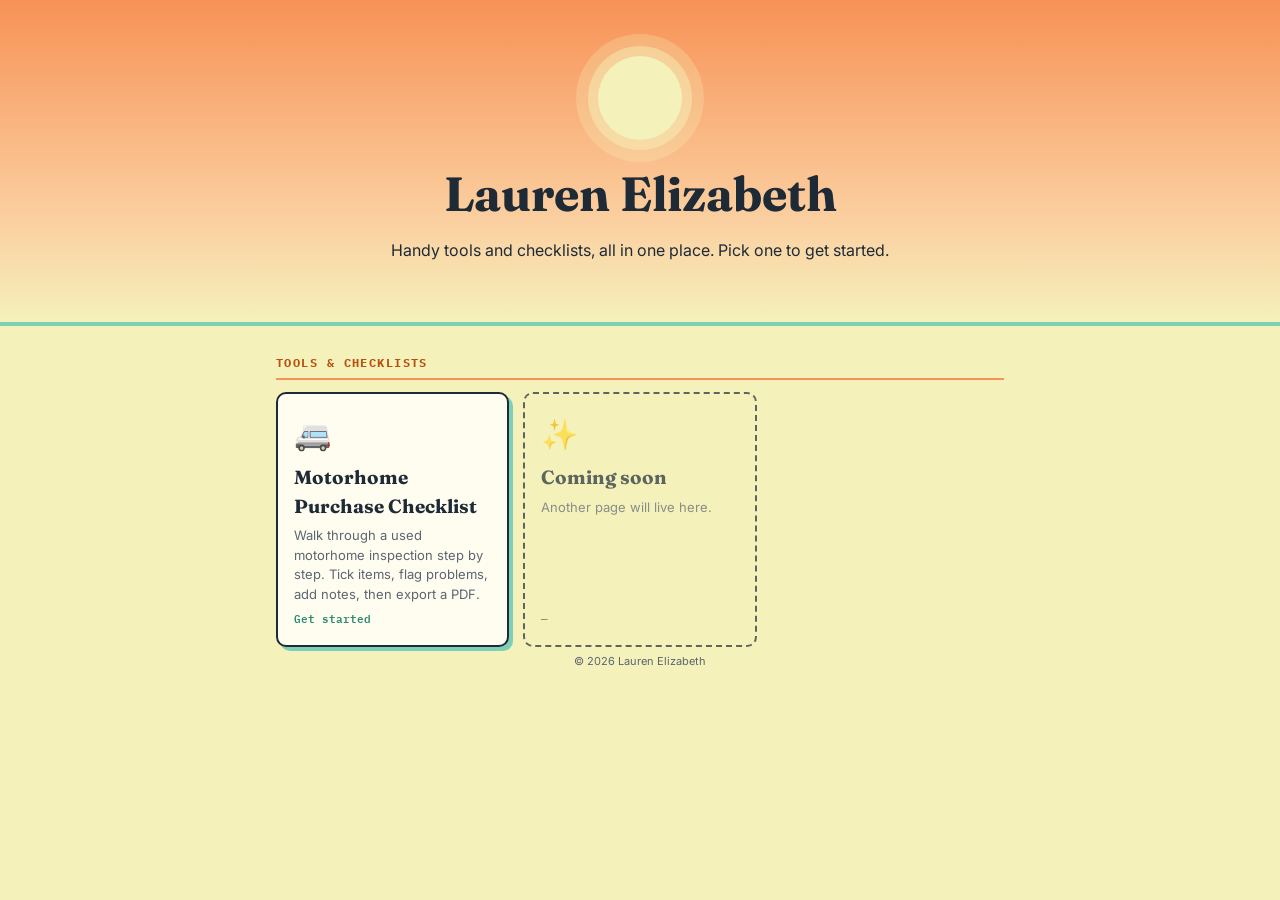
<file: index.html>
<!DOCTYPE html>
<html lang="en">

<head>
  <meta charset="UTF-8">
  <meta name="viewport" content="width=device-width, initial-scale=1.0">
  <title>Lauren Elizabeth — Home</title>
  <link rel="icon" type="image/png" href="favicon-sun.png">
  <link rel="apple-touch-icon" href="apple-touch-icon.png">
  <link rel="preconnect" href="https://fonts.googleapis.com">
  <link
    href="https://fonts.googleapis.com/css2?family=Fraunces:opsz,wght@9..144,600;9..144,700&family=Inter:wght@400;500;600;700&family=IBM+Plex+Mono:wght@500;600&display=swap"
    rel="stylesheet">
  <link rel="stylesheet" href="styles.css">
</head>

<body>

  <header class="hero">
    <div class="sun" aria-hidden="true"></div>
    <h1>Lauren Elizabeth</h1>
    <p>Handy tools and checklists, all in one place. Pick one to get started.</p>
  </header>

  <main class="hub">
    <h2>Tools &amp; Checklists</h2>
    <div class="tile-grid">

      <a class="tile" href="motorhome-howto.html">
        <span class="emoji" aria-hidden="true">🚐</span>
        <span class="t-title">Motorhome Purchase Checklist</span>
        <span class="t-desc">Walk through a used motorhome inspection step by step. Tick items, flag problems, add
          notes, then export a PDF.</span>
        <span class="t-go">Get started</span>
      </a>

      <!-- To add a new page later: copy the block above, change the href, emoji, title and description. -->

      <div class="tile soon" aria-disabled="true">
        <span class="emoji" aria-hidden="true">✨</span>
        <span class="t-title">Coming soon</span>
        <span class="t-desc">Another page will live here.</span>
        <span class="t-go">—</span>
      </div>

    </div>
  </main>

  <footer>© <span id="yr"></span> Lauren Elizabeth</footer>
  <script>document.getElementById("yr").textContent = new Date().getFullYear();</script>
</body>

</html>
</file>
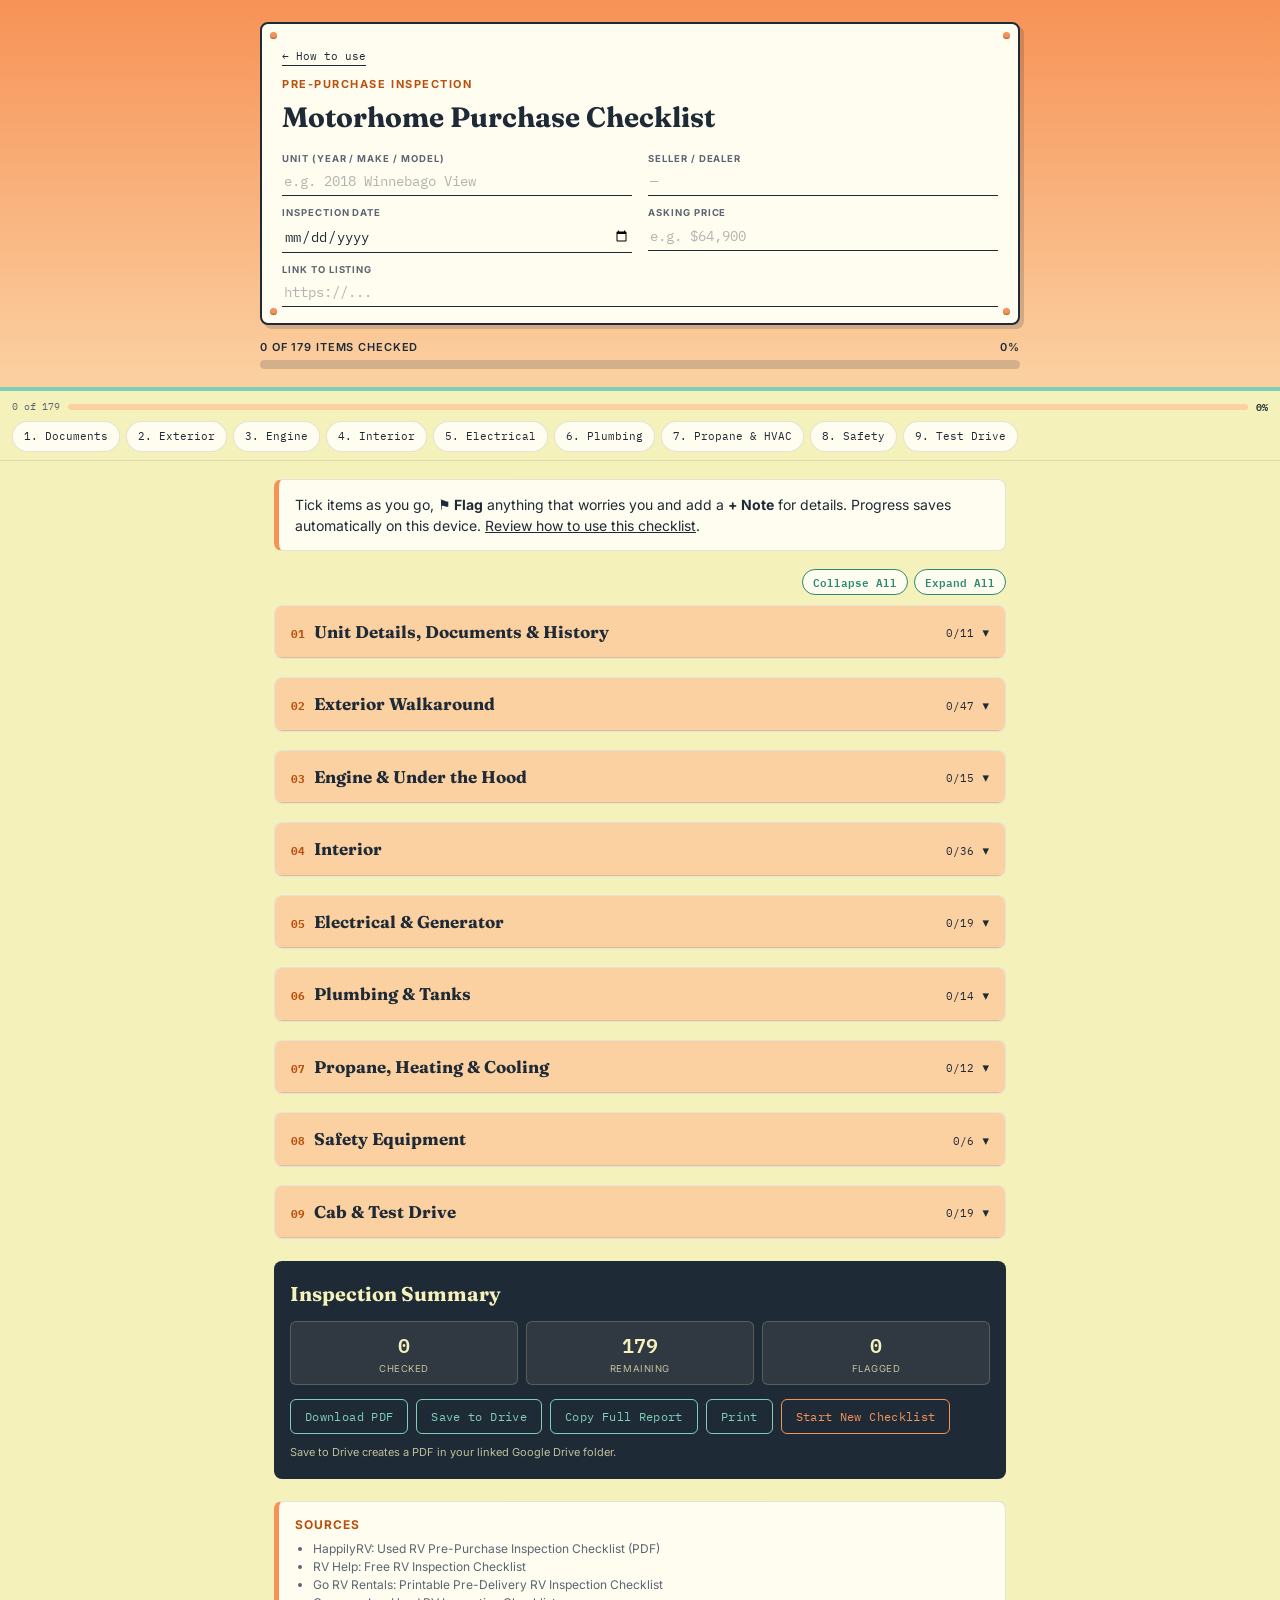
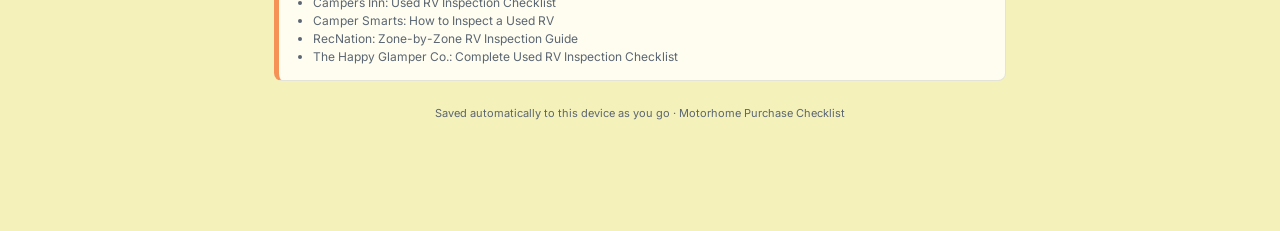
<file: motorhome-checklist.html>
<!DOCTYPE html>
<html lang="en">

<head>
  <meta charset="UTF-8">
  <meta name="viewport" content="width=device-width, initial-scale=1.0">
  <title>Motorhome Purchase Checklist</title>
  <link rel="icon" type="image/svg+xml" href="favicon-motorhome.svg">
  <link rel="preconnect" href="https://fonts.googleapis.com">
  <link
    href="https://fonts.googleapis.com/css2?family=Fraunces:opsz,wght@9..144,600;9..144,700&family=Inter:wght@400;500;600;700&family=IBM+Plex+Mono:wght@500;600&display=swap"
    rel="stylesheet">
  <link rel="stylesheet" href="styles.css">
</head>

<body>

  <div class="plate-wrap">
    <div class="plate">
      <span class="rivet tl"></span><span class="rivet tr"></span>
      <span class="rivet bl"></span><span class="rivet br"></span>
      <a class="back-link" href="motorhome-howto.html">← How to use</a>
      <p class="plate-eyebrow">Pre-Purchase Inspection</p>
      <h1 class="plate-title">Motorhome Purchase Checklist</h1>
      <div class="plate-fields">
        <div class="pf"><label for="f-unit">Unit (Year / Make / Model)</label><input id="f-unit"
            placeholder="e.g. 2018 Winnebago View"></div>
        <div class="pf"><label for="f-seller">Seller / Dealer</label><input id="f-seller" placeholder="—"></div>
        <div class="pf"><label for="f-date">Inspection Date</label><input id="f-date" type="date"></div>
        <div class="pf"><label for="f-price">Asking Price</label><input id="f-price" placeholder="e.g. $64,900" inputmode="decimal"></div>
        <div class="pf wide"><label for="f-link">Link to Listing</label><input id="f-link" type="url" inputmode="url" placeholder="https://..."></div>
      </div>
    </div>
    <div class="gauge-row">
      <div class="gauge-label"><span id="gauge-text">0 of 0 items checked</span><span id="gauge-pct">0%</span></div>
      <div class="gauge-track">
        <div class="gauge-fill" id="gauge-fill" style="width:0%"></div>
      </div>
    </div>
  </div>

  <div class="nav-wrap">
    <div class="mini-gauge-row">
      <span class="mini-gauge-text" id="mini-gauge-text">0 of 0</span>
      <div class="mini-gauge-track">
        <div class="mini-gauge-fill" id="mini-gauge-fill" style="width:0%"></div>
      </div>
      <span class="mini-gauge-pct" id="mini-gauge-pct">0%</span>
    </div>
    <div class="nav-scroll" id="nav-scroll"></div>
  </div>

  <div class="container">

    <div class="card-note">
      <p>Tick items as you go, <strong>⚑ Flag</strong> anything that worries you and add a <strong>+ Note</strong> for
        details. Progress saves automatically on this device. <a href="motorhome-howto.html">Review how to use this
          checklist</a>.</p>
    </div>

    <div class="phase-btns">
      <span class="phase-btn" id="btn-collapse">Collapse All</span>
      <span class="phase-btn" id="btn-expand">Expand All</span>
    </div>

    <div id="sections"></div>

    <div class="summary">
      <h2>Inspection Summary</h2>
      <div class="summary-grid" id="summary-grid"></div>
      <div id="flag-block"></div>
      <div class="btn-row">
        <button class="action" id="btn-pdf">Download PDF</button>
        <button class="action" id="btn-drive">Save to Drive</button>
        <button class="action" id="btn-export">Copy Full Report</button>
        <button class="action" id="btn-print">Print</button>
        <button class="action reset" id="btn-reset">Start New Checklist</button>
      </div>
      <p class="save-note">Save to Drive creates a PDF in your linked Google Drive folder.</p>
    </div>

    <div class="card-note sources">
      <h3>Sources</h3>
      <ul>
        <li>HappilyRV: Used RV Pre-Purchase Inspection Checklist (PDF)</li>
        <li>RV Help: Free RV Inspection Checklist</li>
        <li>Go RV Rentals: Printable Pre-Delivery RV Inspection Checklist</li>
        <li>Campers Inn: Used RV Inspection Checklist</li>
        <li>Camper Smarts: How to Inspect a Used RV</li>
        <li>RecNation: Zone-by-Zone RV Inspection Guide</li>
        <li>The Happy Glamper Co.: Complete Used RV Inspection Checklist</li>
      </ul>
    </div>
  </div>

  <footer>Saved automatically to this device as you go · Motorhome Purchase Checklist</footer>
  <div class="note-modal" id="note-modal" hidden>
    <div class="note-sheet" role="dialog" aria-modal="true" aria-labelledby="note-title">
      <div class="note-item-label" id="note-title"></div>
      <textarea id="note-text" placeholder="Details, measurements, photo reminder..."></textarea>
      <div class="sheet-btns">
        <button type="button" class="sheet-btn primary" id="note-done">Done</button>
        <button type="button" class="sheet-btn" id="note-clear">Clear note</button>
      </div>
    </div>
  </div>
  <div class="save-toast" id="toast" role="status">Saved</div>

  <script src="vendor/jspdf.umd.min.js"></script>
  <script src="vendor/jspdf.plugin.autotable.min.js"></script>
  <script src="config.js"></script>
  <script src="checklist.js"></script>
</body>

</html>
</file>
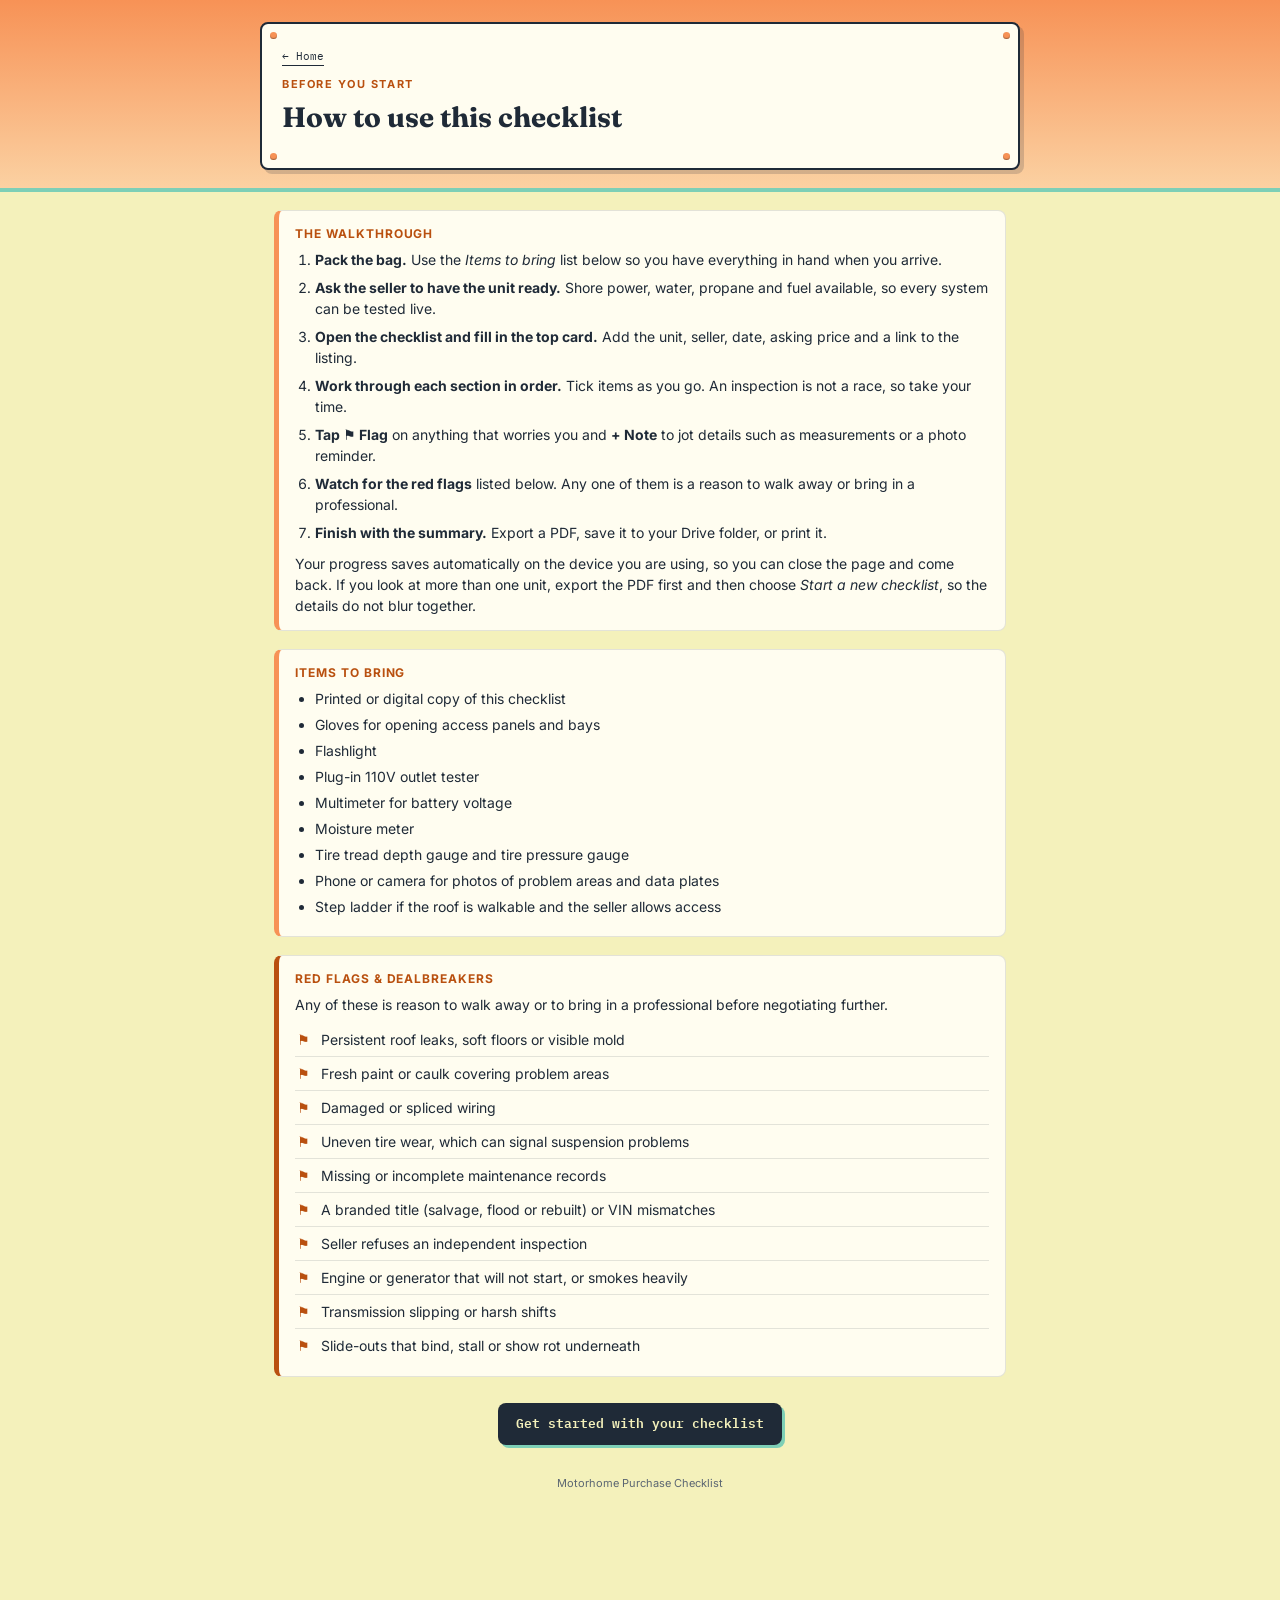
<file: motorhome-howto.html>
<!DOCTYPE html>
<html lang="en">

<head>
  <meta charset="UTF-8">
  <meta name="viewport" content="width=device-width, initial-scale=1.0">
  <title>How to Use: Motorhome Purchase Checklist</title>
  <link rel="icon" type="image/svg+xml" href="favicon-motorhome.svg">
  <link rel="preconnect" href="https://fonts.googleapis.com">
  <link
    href="https://fonts.googleapis.com/css2?family=Fraunces:opsz,wght@9..144,600;9..144,700&family=Inter:wght@400;500;600;700&family=IBM+Plex+Mono:wght@500;600&display=swap"
    rel="stylesheet">
  <link rel="stylesheet" href="styles.css">
</head>

<body>

  <div class="plate-wrap">
    <div class="plate">
      <span class="rivet tl"></span><span class="rivet tr"></span>
      <span class="rivet bl"></span><span class="rivet br"></span>
      <a class="back-link" href="index.html">← Home</a>
      <p class="plate-eyebrow">Before you start</p>
      <h1 class="plate-title">How to use this checklist</h1>
    </div>
  </div>

  <div class="container">

    <div class="card-note">
      <h3>The walkthrough</h3>
      <ol class="steps">
        <li><strong>Pack the bag.</strong> Use the <em>Items to bring</em> list below so you have everything in hand
          when you arrive.</li>
        <li><strong>Ask the seller to have the unit ready.</strong> Shore power, water, propane and fuel available, so
          every system can be tested live.</li>
        <li><strong>Open the checklist and fill in the top card.</strong> Add the unit, seller, date, asking price and a link to the
          listing.</li>
        <li><strong>Work through each section in order.</strong> Tick items as you go. An inspection is not a race, so
          take your time.</li>
        <li><strong>Tap ⚑ Flag</strong> on anything that worries you and <strong>+ Note</strong> to jot details such as
          measurements or a photo reminder.</li>
        <li><strong>Watch for the red flags</strong> listed below. Any one of them is a reason to walk away or bring in a
          professional.</li>
        <li><strong>Finish with the summary.</strong> Export a PDF, save it to your Drive folder, or print it.</li>
      </ol>
      <p>Your progress saves automatically on the device you are using, so you can close the page and come back. If you
        look at more than one unit, export the PDF first and then choose <em>Start a new checklist</em>, so the details
        do not blur together.</p>
    </div>

    <div class="card-note">
      <h3>Items to bring</h3>
      <ul class="bring-list">
        <li>Printed or digital copy of this checklist</li>
        <li>Gloves for opening access panels and bays</li>
        <li>Flashlight</li>
        <li>Plug-in 110V outlet tester</li>
        <li>Multimeter for battery voltage</li>
        <li>Moisture meter</li>
        <li>Tire tread depth gauge and tire pressure gauge</li>
        <li>Phone or camera for photos of problem areas and data plates</li>
        <li>Step ladder if the roof is walkable and the seller allows access</li>
      </ul>
    </div>

    <div class="card-note redflags-card">
      <h3>Red flags &amp; dealbreakers</h3>
      <p>Any of these is reason to walk away or to bring in a professional before negotiating further.</p>
      <ul class="redflag-list">
        <li>Persistent roof leaks, soft floors or visible mold</li>
        <li>Fresh paint or caulk covering problem areas</li>
        <li>Damaged or spliced wiring</li>
        <li>Uneven tire wear, which can signal suspension problems</li>
        <li>Missing or incomplete maintenance records</li>
        <li>A branded title (salvage, flood or rebuilt) or VIN mismatches</li>
        <li>Seller refuses an independent inspection</li>
        <li>Engine or generator that will not start, or smokes heavily</li>
        <li>Transmission slipping or harsh shifts</li>
        <li>Slide-outs that bind, stall or show rot underneath</li>
      </ul>
    </div>

    <div class="start-wrap">
      <a class="start-btn" id="btn-start" href="motorhome-checklist.html">Get started with your checklist</a>
      <div id="resume" hidden>
        <p class="resume-note" id="resume-note"></p>
        <div class="start-choices">
          <a class="start-btn" href="motorhome-checklist.html">Continue current checklist</a>
          <button type="button" class="start-btn alt" id="btn-new">Start a new checklist</button>
        </div>
      </div>
    </div>

  </div>

  <footer>Motorhome Purchase Checklist</footer>

  <script>
    // Same key the checklist page saves under.
    const KEY = "motorhome-checklist-v1";
    let saved = null;
    try { saved = JSON.parse(localStorage.getItem(KEY)); } catch (e) { }
    const count = (o) => Object.keys(o || {}).length;
    const progress = saved && (count(saved.checks) + count(saved.flagged) + count(saved.notes) +
      count(saved.fields) + count(saved.custom) + Object.values(saved.meta || {}).filter(Boolean).length +
      (saved.issues || []).filter(r => r.issue || r.location || r.cost).length);

    if (progress) {
      const unit = saved.meta && saved.meta.unit;
      document.getElementById("resume-note").textContent =
        "You have a checklist in progress" + (unit ? " for " + unit : "") + " on this device (" +
        count(saved.checks) + " items checked).";
      document.getElementById("btn-start").hidden = true;
      document.getElementById("resume").hidden = false;
    }

    document.getElementById("btn-new").onclick = () => {
      if (!confirm("Start a new, blank checklist? This clears the checklist saved on this device, and cannot be undone.\n\nTip: tap Cancel and open your current checklist first if you want to download a PDF or save it to Drive.")) return;
      try { localStorage.removeItem(KEY); } catch (e) { }
      location.href = "motorhome-checklist.html";
    };
  </script>
</body>

</html>
</file>
<file: styles.css>
/* ==========================================================
   Summer Sunrise theme — shared by index.html and
   motorhome-checklist.html
   Palette: #F4F1BB  #F79256  #FBD1A2  #7DCFB6
   ========================================================== */
:root{
  --butter:#F4F1BB;      /* soft yellow  */
  --orange:#F79256;      /* sunrise orange */
  --peach:#FBD1A2;       /* peach */
  --teal:#7DCFB6;        /* seafoam */

  --ink:#1F2A37;         /* body text / headings */
  --ink-soft:#5B6672;    /* secondary text */
  --teal-deep:#2B8A72;   /* readable teal for text & borders */
  --orange-deep:#B9500F; /* readable orange for text */
  --paper:#FFFDF0;       /* card background */
  --line:rgba(31,42,55,.12);
}

*{box-sizing:border-box;}
html,body{margin:0;padding:0;}
html{scroll-behavior:smooth;}
body{
  background:var(--butter);
  color:var(--ink);
  font-family:'Inter',system-ui,sans-serif;
  -webkit-font-smoothing:antialiased;
  line-height:1.5;
  padding-bottom:80px;
}
.mono{font-family:'IBM Plex Mono',monospace;}
.display{font-family:'Fraunces',serif;}
a{color:inherit;}

/* ---------- Header "data plate" ---------- */
.plate-wrap{
  background:linear-gradient(180deg,var(--orange) 0%,var(--peach) 100%);
  padding:22px 16px 18px;
  border-bottom:4px solid var(--teal);
}
.plate{
  max-width:760px;margin:0 auto;position:relative;
  background:var(--paper);
  border:2px solid var(--ink);
  border-radius:8px;
  padding:18px 20px 16px;
  box-shadow:4px 4px 0 rgba(31,42,55,.18);
}
.rivet{
  position:absolute;width:7px;height:7px;border-radius:50%;
  background:var(--orange);
  box-shadow:inset 0 -1px 1px rgba(0,0,0,.35);
}
.rivet.tl{top:8px;left:8px;} .rivet.tr{top:8px;right:8px;}
.rivet.bl{bottom:8px;left:8px;} .rivet.br{bottom:8px;right:8px;}
.plate-eyebrow{
  color:var(--orange-deep);font-size:11px;letter-spacing:.14em;
  text-transform:uppercase;margin:0 0 4px;font-weight:700;
}
.plate-title{
  font-family:'Fraunces',serif;font-size:28px;font-weight:700;
  margin:0 0 14px;color:var(--ink);
}
.back-link{
  display:inline-block;margin:0 0 10px;font-family:'IBM Plex Mono',monospace;
  font-size:11px;text-decoration:none;color:var(--ink);
  border-bottom:1px solid var(--ink);
}
.back-link:hover{color:var(--orange-deep);border-color:var(--orange-deep);}

.plate-fields{display:grid;grid-template-columns:1fr 1fr;gap:10px 16px;}
.pf{display:flex;flex-direction:column;gap:3px;}
.pf label{
  color:var(--ink-soft);font-size:9.5px;letter-spacing:.1em;
  text-transform:uppercase;font-weight:700;
}
.pf input{
  background:transparent;border:none;border-bottom:1.5px solid var(--ink);
  color:var(--ink);font-family:'IBM Plex Mono',monospace;font-size:13.5px;
  padding:3px 2px 5px;outline:none;
}
.pf input::placeholder{color:rgba(31,42,55,.35);}
.pf input:focus{border-bottom-color:var(--orange);}

.gauge-row{max-width:760px;margin:14px auto 0;}
.gauge-label{
  display:flex;justify-content:space-between;color:var(--ink);
  font-size:11px;letter-spacing:.08em;text-transform:uppercase;
  margin-bottom:5px;font-weight:600;
}
.gauge-track{height:9px;border-radius:5px;background:rgba(31,42,55,.18);overflow:hidden;}
.gauge-fill{height:100%;background:var(--teal-deep);transition:width .25s ease;}

/* ---------- Sticky section nav ---------- */
.nav-wrap{
  position:sticky;top:0;z-index:20;background:var(--butter);
  border-bottom:1px solid var(--line);padding:8px 0;
}
.mini-gauge-row{display:flex;align-items:center;gap:8px;padding:0 12px 7px;}
.mini-gauge-text,.mini-gauge-pct{
  font-family:'IBM Plex Mono',monospace;font-size:10px;white-space:nowrap;
}
.mini-gauge-text{color:var(--ink-soft);}
.mini-gauge-pct{font-weight:600;}
.mini-gauge-track{flex:1;height:6px;border-radius:3px;background:var(--peach);overflow:hidden;}
.mini-gauge-fill{height:100%;background:var(--teal-deep);transition:width .25s ease;}
.nav-scroll{display:flex;gap:6px;overflow-x:auto;padding:0 12px;scrollbar-width:none;}
.nav-scroll::-webkit-scrollbar{display:none;}
.nav-chip{
  flex:0 0 auto;font-family:'IBM Plex Mono',monospace;font-size:11px;
  padding:6px 11px;border-radius:20px;border:1.5px solid var(--line);
  background:var(--paper);color:var(--ink);white-space:nowrap;cursor:pointer;
}
.nav-chip:hover{background:var(--peach);}
.nav-chip.complete{background:var(--teal);border-color:var(--teal-deep);}
.nav-chip.has-flag{border-color:var(--orange);background:#FFE3CC;}

/* ---------- Body ---------- */
.container{max-width:760px;margin:0 auto;padding:18px 14px 0;}

.card-note{
  background:var(--paper);border:1px solid var(--line);
  border-left:5px solid var(--orange);border-radius:8px;
  padding:14px 16px;margin-bottom:18px;font-size:14px;
}
.card-note h3{
  margin:0 0 6px;font-size:12px;text-transform:uppercase;
  letter-spacing:.08em;color:var(--orange-deep);font-weight:700;
}
.card-note p{margin:0 0 8px;} .card-note p:last-child{margin:0;}

.section{
  margin-bottom:18px;background:var(--paper);
  border:1px solid var(--line);border-radius:8px;overflow:hidden;
}
.section-head{
  display:flex;align-items:center;justify-content:space-between;
  padding:13px 16px;cursor:pointer;background:var(--peach);
  border-bottom:1px solid var(--line);
}
.section-head:hover{background:#F9C690;}
.section-head-left{display:flex;align-items:baseline;gap:9px;}
.section-num{font-family:'IBM Plex Mono',monospace;font-size:11px;color:var(--orange-deep);font-weight:700;}
.section-title{font-family:'Fraunces',serif;font-size:17px;font-weight:700;}
.section-count{font-family:'IBM Plex Mono',monospace;font-size:11px;color:var(--ink);}
.chevron{transition:transform .2s ease;color:var(--ink);font-size:13px;margin-left:8px;}
.section.collapsed .chevron{transform:rotate(-90deg);}
.section.collapsed .section-body{display:none;}
.section-body{padding:6px 6px 10px;}
.section.is-complete .section-head{background:var(--teal);}

.section-intro{
  margin:8px 10px 4px;padding:8px 12px;font-size:13px;
  background:var(--butter);border-radius:6px;color:var(--ink);
}
.group-title{
  margin:14px 14px 2px;font-family:'IBM Plex Mono',monospace;font-size:11px;
  letter-spacing:.1em;text-transform:uppercase;font-weight:700;
  color:var(--teal-deep);border-bottom:2px solid var(--teal);padding-bottom:4px;
}

/* ---------- Checklist items ---------- */
.item{padding:8px 14px;border-bottom:1px solid var(--line);}
.item:last-child{border-bottom:none;}
.item-row{display:flex;gap:10px;align-items:flex-start;}
.item input[type=checkbox]{
  appearance:none;-webkit-appearance:none;flex:0 0 auto;
  width:22px;height:22px;margin:1px 0 0;border:2px solid var(--ink);
  border-radius:5px;background:#fff;cursor:pointer;position:relative;
}
.item input[type=checkbox]:checked{background:var(--teal);border-color:var(--teal-deep);}
.item input[type=checkbox]:checked::after{
  content:"";position:absolute;left:6px;top:1px;width:5px;height:11px;
  border:solid var(--ink);border-width:0 2.5px 2.5px 0;transform:rotate(45deg);
}
.item input[type=checkbox]:focus-visible{outline:3px solid var(--orange);outline-offset:2px;}
.item-label{flex:1;font-size:14px;cursor:pointer;}
.item.checked .item-label{color:var(--ink-soft);text-decoration:line-through;text-decoration-color:rgba(31,42,55,.3);}
.item-tools{display:flex;gap:6px;flex:0 0 auto;}
.tool-btn{
  font-family:'IBM Plex Mono',monospace;font-size:10.5px;
  border:1px solid var(--line);background:#fff;color:var(--ink-soft);
  border-radius:12px;padding:2px 8px;cursor:pointer;
}
.tool-btn:hover{background:var(--peach);color:var(--ink);}
.tool-btn.on{background:var(--orange);border-color:var(--orange-deep);color:var(--ink);font-weight:600;}
.item.flagged{background:#FFEBD9;}
.note-box{display:none;margin:7px 0 2px 32px;}
.note-box.open{display:block;}

textarea,.table-input{
  width:100%;border:1px solid var(--line);border-radius:5px;padding:7px 8px;
  font-family:'Inter',sans-serif;font-size:13px;background:#fff;color:var(--ink);
}
textarea{min-height:52px;resize:vertical;}
textarea:focus,.table-input:focus{outline:2px solid var(--orange);outline-offset:0;}

/* ---------- Unit details & notes tables ---------- */
.field-grid{display:grid;grid-template-columns:1fr 1fr;gap:10px 14px;padding:12px 14px 6px;}
.field-grid .pf label{color:var(--ink-soft);}
.field-grid .pf input{
  border:1px solid var(--line);border-radius:5px;background:#fff;padding:7px 8px;
  font-size:13px;
}
.field-grid .pf.wide{grid-column:1/-1;}
.issues{width:100%;border-collapse:collapse;font-size:13px;}
.issues th{
  text-align:left;font-family:'IBM Plex Mono',monospace;font-size:10px;
  letter-spacing:.08em;text-transform:uppercase;color:var(--ink-soft);padding:4px 4px;
}
.issues td{padding:3px 3px;}
.issues td.chk{text-align:center;width:44px;}
.issues-wrap{padding:8px 10px;overflow-x:auto;}
.issues-wrap .table-input{min-width:90px;}

/* ---------- Red flags ---------- */
.section.redflags .section-head{background:#FFC9A8;}
.redflag-list{list-style:none;margin:0;padding:6px 14px;}
.redflag-list li{padding:6px 0 6px 26px;position:relative;border-bottom:1px solid var(--line);font-size:14px;}
.redflag-list li:last-child{border-bottom:none;}
.redflag-list li::before{content:"⚑";position:absolute;left:2px;color:var(--orange-deep);}

/* ---------- Summary ---------- */
.summary{
  background:var(--ink);color:var(--butter);border-radius:8px;
  padding:18px 16px;margin:22px 0;
}
.summary h2{font-family:'Fraunces',serif;font-size:20px;margin:0 0 12px;}
.summary-grid{display:grid;grid-template-columns:repeat(3,1fr);gap:8px;margin-bottom:14px;}
.sg-cell{
  background:rgba(244,241,187,.08);border:1px solid rgba(244,241,187,.2);
  border-radius:6px;text-align:center;padding:8px 4px;
}
.sg-num{font-family:'IBM Plex Mono',monospace;font-size:20px;font-weight:600;}
.sg-label{font-size:9.5px;letter-spacing:.06em;text-transform:uppercase;opacity:.75;margin-top:2px;}
.flag-list{
  background:rgba(247,146,86,.18);border:1px solid rgba(247,146,86,.6);
  border-radius:6px;padding:10px 12px;font-size:13px;margin-bottom:12px;
}
.flag-list .fl-title{color:var(--peach);font-weight:700;font-size:11px;letter-spacing:.06em;text-transform:uppercase;margin-bottom:6px;}
.flag-list ul{margin:0;padding-left:16px;}
.btn-row{display:flex;gap:8px;flex-wrap:wrap;}
button.action{
  font-family:'IBM Plex Mono',monospace;font-size:12px;letter-spacing:.03em;
  padding:9px 14px;border-radius:6px;border:1.5px solid var(--teal);
  background:transparent;color:var(--teal);cursor:pointer;
}
button.action:hover{background:var(--teal);color:var(--ink);}
button.action.reset{border-color:var(--orange);color:var(--orange);}
button.action.reset:hover{background:var(--orange);color:var(--ink);}

.phase-btns{display:flex;gap:6px;justify-content:flex-end;margin:0 0 10px;}
.phase-btn{
  font-family:'IBM Plex Mono',monospace;font-size:10.5px;padding:4px 10px;
  border-radius:14px;border:1.5px solid var(--teal-deep);background:var(--paper);
  color:var(--teal-deep);cursor:pointer;font-weight:600;
}
.phase-btn:hover{background:var(--teal-deep);color:#fff;}

.save-toast{
  position:fixed;bottom:14px;left:50%;transform:translateX(-50%);
  background:var(--ink);color:var(--butter);font-family:'IBM Plex Mono',monospace;
  font-size:11px;padding:7px 14px;border-radius:20px;opacity:0;
  transition:opacity .3s ease;pointer-events:none;z-index:50;
}
.save-toast.show{opacity:.95;}
footer{max-width:760px;margin:0 auto;padding:6px 14px 30px;font-size:11px;color:var(--ink-soft);text-align:center;}
.sources{font-size:12px;color:var(--ink-soft);}
.sources ul{margin:6px 0 0;padding-left:18px;}

/* ==========================================================
   Landing page
   ========================================================== */
.hero{
  background:linear-gradient(180deg,var(--orange) 0%,var(--peach) 70%,var(--butter) 100%);
  padding:56px 18px 60px;text-align:center;border-bottom:4px solid var(--teal);
}
.hero .sun{
  width:84px;height:84px;border-radius:50%;margin:0 auto 18px;
  background:var(--butter);box-shadow:0 0 0 10px rgba(244,241,187,.45),0 0 0 22px rgba(244,241,187,.25);
}
.hero h1{font-family:'Fraunces',serif;font-size:clamp(32px,7vw,48px);margin:0 0 8px;font-weight:700;}
.hero p{max-width:520px;margin:0 auto;font-size:16px;}
.hub{max-width:760px;margin:0 auto;padding:28px 16px 0;}
.hub h2{
  font-family:'IBM Plex Mono',monospace;font-size:12px;letter-spacing:.12em;
  text-transform:uppercase;color:var(--orange-deep);margin:0 0 12px;
  border-bottom:2px solid var(--orange);padding-bottom:6px;
}
.tile-grid{display:grid;grid-template-columns:repeat(auto-fill,minmax(220px,1fr));gap:14px;}
.tile{
  display:flex;flex-direction:column;gap:6px;text-decoration:none;
  background:var(--paper);border:2px solid var(--ink);border-radius:10px;
  padding:18px 16px;box-shadow:4px 4px 0 var(--teal);
  transition:transform .12s ease,box-shadow .12s ease;
}
.tile:hover,.tile:focus-visible{transform:translate(-2px,-2px);box-shadow:6px 6px 0 var(--orange);outline:none;}
.tile .emoji{font-size:30px;}
.tile .t-title{font-family:'Fraunces',serif;font-size:19px;font-weight:700;}
.tile .t-desc{font-size:13px;color:var(--ink-soft);}
.tile .t-go{margin-top:auto;font-family:'IBM Plex Mono',monospace;font-size:11px;font-weight:600;color:var(--teal-deep);}
.tile.soon{
  border-style:dashed;box-shadow:none;background:transparent;
  cursor:default;opacity:.7;
}
.tile.soon:hover{transform:none;box-shadow:none;}
.tile.soon .t-go{color:var(--ink-soft);}

/* ---------- Small screens ---------- */
@media (max-width:520px){
  .plate-fields,.field-grid{grid-template-columns:1fr;}
  .plate-title{font-size:23px;}
  .item-row{flex-wrap:wrap;}
  .item-tools{margin-left:32px;}
}

/* ---------- Print ---------- */
@media print{
  body{background:#fff;padding:0;}
  .nav-wrap,.btn-row,.phase-btns,.tool-btn,.save-toast,.back-link{display:none !important;}
  .section.collapsed .section-body{display:block !important;}
  .note-box.open{display:block !important;}
  .section{break-inside:avoid-page;}
  .plate-wrap{background:#fff;border-bottom:2px solid var(--ink);}
  .summary{background:#fff;color:var(--ink);border:1px solid var(--ink);}
  .sg-cell{border-color:var(--ink);}
}

/* ==========================================================
   How-to page
   ========================================================== */
.steps{margin:6px 0 10px;padding-left:20px;}
.steps li{margin:0 0 7px;}
.section-head.static{cursor:default;}
.section-head.static:hover{background:var(--peach);}
.start-btn{
  display:inline-block;margin-top:2px;padding:11px 18px;border-radius:8px;
  background:var(--ink);color:var(--butter);text-decoration:none;
  font-family:'IBM Plex Mono',monospace;font-size:13px;font-weight:600;
  box-shadow:3px 3px 0 var(--teal);
}
.start-btn:hover,.start-btn:focus-visible{background:var(--teal-deep);color:#fff;outline:none;}
.start-card{
  background:var(--paper);border:2px solid var(--ink);border-radius:10px;
  padding:20px 18px;text-align:center;box-shadow:4px 4px 0 var(--orange);margin:24px 0;
}
.start-card h2{font-family:'Fraunces',serif;font-size:21px;margin:0 0 6px;}
.start-card p{margin:0 0 14px;color:var(--ink-soft);font-size:14px;}
.save-note{font-size:11px;color:rgba(244,241,187,.75);margin:10px 0 0;}
@media print{.start-btn,.start-card{display:none !important;}}
.bring-list{margin:6px 0 0;padding-left:20px;}
.bring-list li{margin:0 0 5px;}
.start-wrap{text-align:center;margin:24px 0;}
@media print{.start-wrap{display:none !important;}}

/* ==========================================================
   Subsections, added items, note pop-up
   ========================================================== */
[hidden]{display:none !important;}

.subsection{margin:10px 8px 0;border:1px solid var(--line);border-radius:8px;overflow:hidden;background:var(--paper);}
.sub-head{
  display:flex;align-items:center;justify-content:space-between;gap:8px;
  padding:10px 12px;cursor:pointer;background:var(--butter);
}
.sub-head:hover{background:#EEEBA6;}
.sub-head:focus-visible{outline:3px solid var(--orange);outline-offset:-3px;}
.sub-title{
  font-family:'IBM Plex Mono',monospace;font-size:11.5px;letter-spacing:.08em;
  text-transform:uppercase;font-weight:700;color:var(--teal-deep);
}
.sub-right{display:flex;align-items:center;white-space:nowrap;}
.sub-count{font-family:'IBM Plex Mono',monospace;font-size:11px;color:var(--ink);}
.subsection.collapsed .sub-body{display:none;}
.subsection.collapsed .sub-head .chevron{transform:rotate(-90deg);}
.subsection.is-complete .sub-head{background:var(--teal);}
.sub-body{padding:2px 0 6px;}
.sub-body .field-grid{padding-top:10px;}

.add-area{padding:10px 14px 4px;}
.add-item-btn{
  font-family:'IBM Plex Mono',monospace;font-size:12px;font-weight:600;
  padding:8px 12px;border-radius:8px;border:1.5px dashed var(--teal-deep);
  background:transparent;color:var(--teal-deep);cursor:pointer;
}
.add-item-btn:hover{background:var(--teal);color:var(--ink);}
.add-form{display:flex;gap:6px;flex-wrap:wrap;}
.add-input{
  flex:1 1 200px;min-width:0;border:1px solid var(--line);border-radius:6px;
  padding:9px 10px;font-family:'Inter',sans-serif;font-size:16px;background:#fff;color:var(--ink);
}
.add-input:focus{outline:2px solid var(--orange);}
.add-confirm,.add-cancel{
  font-family:'IBM Plex Mono',monospace;font-size:12px;font-weight:600;
  padding:9px 14px;border-radius:6px;cursor:pointer;
}
.add-confirm{border:1.5px solid var(--teal-deep);background:var(--teal-deep);color:#fff;}
.add-cancel{border:1.5px solid var(--line);background:#fff;color:var(--ink-soft);}

.tool-btn.has-note{background:var(--teal);border-color:var(--teal-deep);color:var(--ink);font-weight:600;}
.note-preview{
  margin:6px 0 2px 32px;padding:8px 10px;background:var(--butter);
  border-left:3px solid var(--teal-deep);border-radius:4px;
  font-size:14px;white-space:pre-wrap;overflow-wrap:anywhere;cursor:pointer;
}

.note-modal{
  position:fixed;inset:0;z-index:100;background:rgba(31,42,55,.55);
  display:flex;align-items:flex-end;justify-content:center;
}
.note-sheet{
  background:var(--paper);width:100%;max-width:640px;max-height:92vh;
  border-radius:16px 16px 0 0;padding:16px 16px calc(16px + env(safe-area-inset-bottom));
  box-shadow:0 -6px 24px rgba(0,0,0,.25);display:flex;flex-direction:column;gap:10px;
}
.note-item-label{font-family:'Fraunces',serif;font-size:16px;font-weight:700;line-height:1.3;}
.note-sheet textarea{min-height:40vh;font-size:16px;line-height:1.45;padding:10px 12px;}
.sheet-btns{display:flex;gap:8px;}
.sheet-btn{
  flex:1;font-family:'IBM Plex Mono',monospace;font-size:13px;font-weight:600;
  padding:12px;border-radius:8px;border:1.5px solid var(--ink-soft);
  background:#fff;color:var(--ink);cursor:pointer;
}
.sheet-btn.primary{background:var(--ink);border-color:var(--ink);color:var(--butter);}
body.modal-open{overflow:hidden;}
@media (min-width:640px){
  .note-modal{align-items:center;}
  .note-sheet{border-radius:16px;}
  .note-sheet textarea{min-height:220px;}
}
@media (max-width:520px){
  .note-preview{margin-left:0;}
  .item-tools{margin-left:0;}
}
@media print{
  .subsection.collapsed .sub-body{display:block !important;}
  .add-area,.note-modal,.del-custom{display:none !important;}
  .note-preview{background:#fff;}
}

/* ---------- Continue / start new ---------- */
.resume-note{margin:0 0 12px;font-size:14px;color:var(--ink-soft);}
.start-choices{display:flex;flex-direction:column;align-items:center;gap:12px;}
button.start-btn{border:0;cursor:pointer;}
.start-btn.alt{
  background:var(--paper);color:var(--ink);border:2px solid var(--ink);
  box-shadow:3px 3px 0 var(--orange);
}
button.start-btn.alt{border:2px solid var(--ink);}
.start-btn.alt:hover,.start-btn.alt:focus-visible{background:var(--peach);color:var(--ink);}

/* Red flags card on the how-to page */
.redflags-card{border-left-color:var(--orange-deep);}
.redflags-card .redflag-list{padding:0;margin:4px 0 0;}
.plate-fields .pf.wide{grid-column:1/-1;}

.sub-num{font-family:'IBM Plex Mono',monospace;font-size:11px;color:var(--orange-deep);margin-right:8px;font-weight:700;}
</file>
